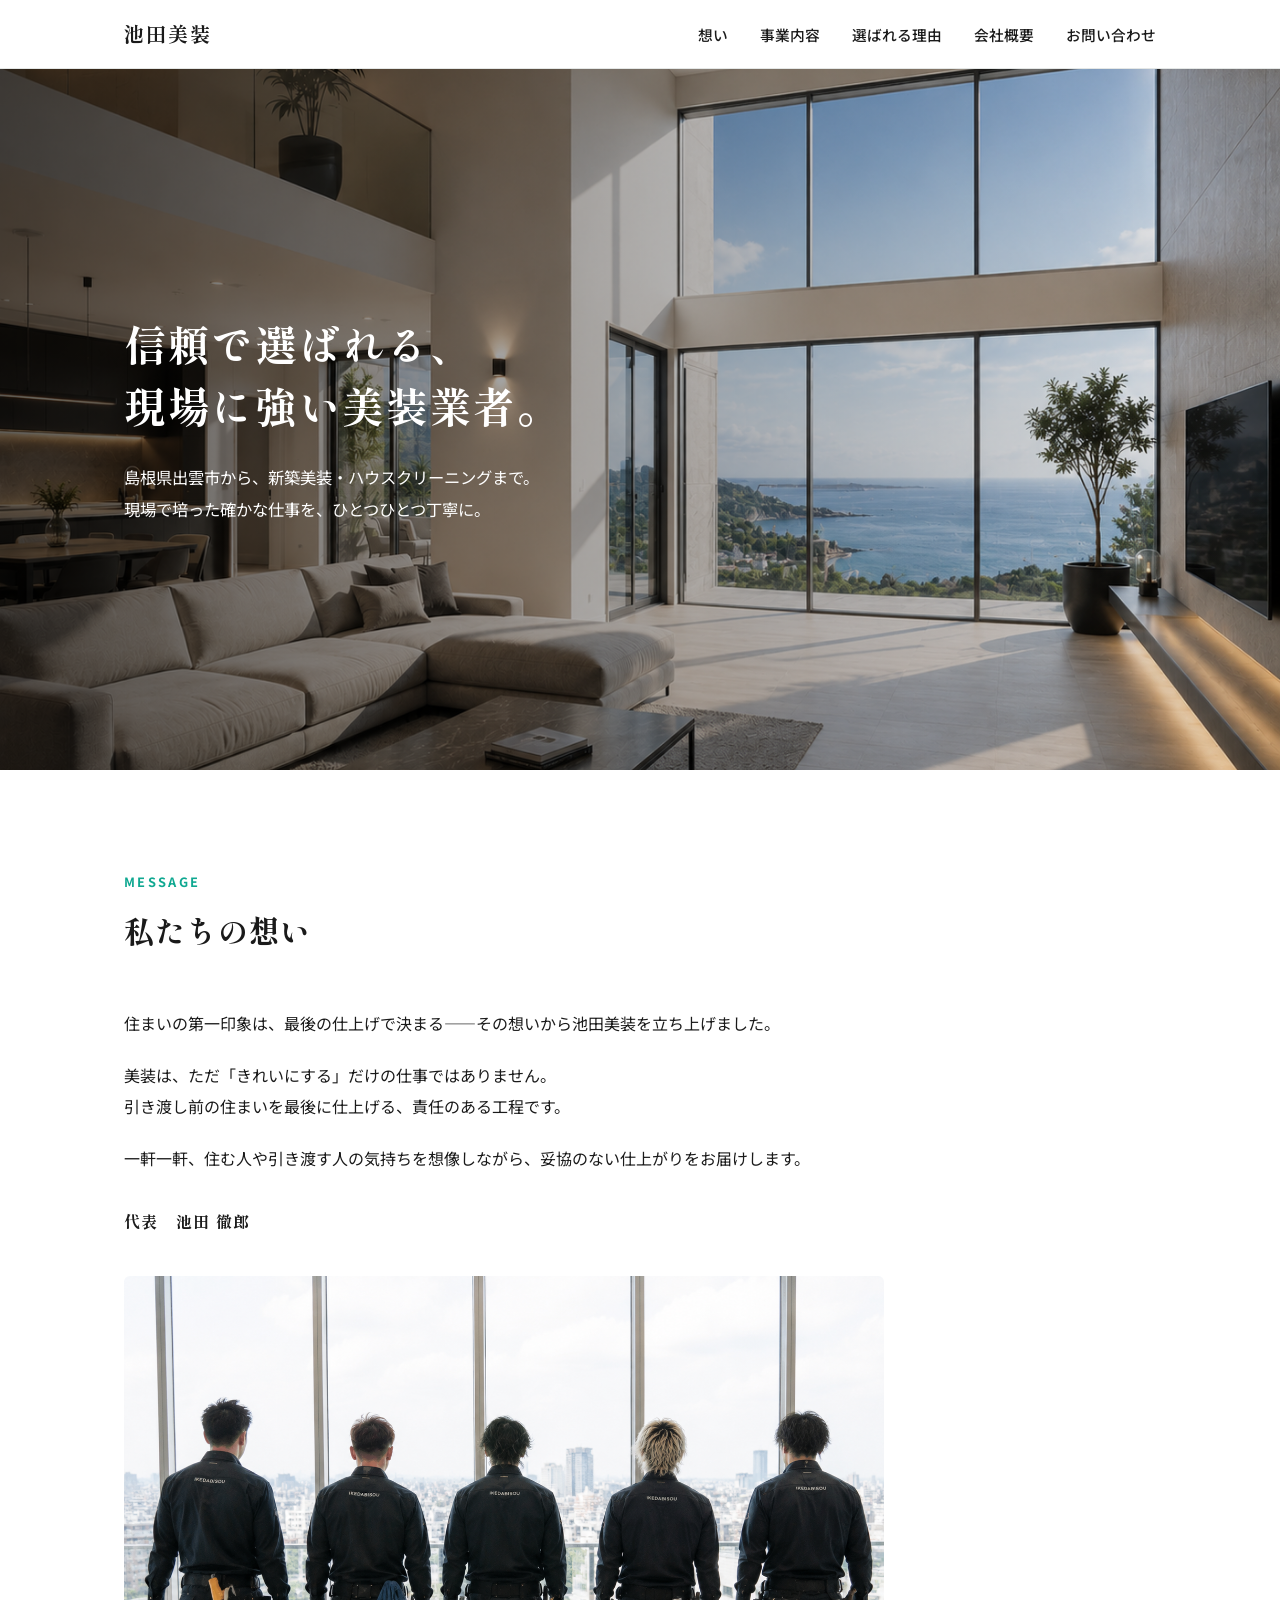
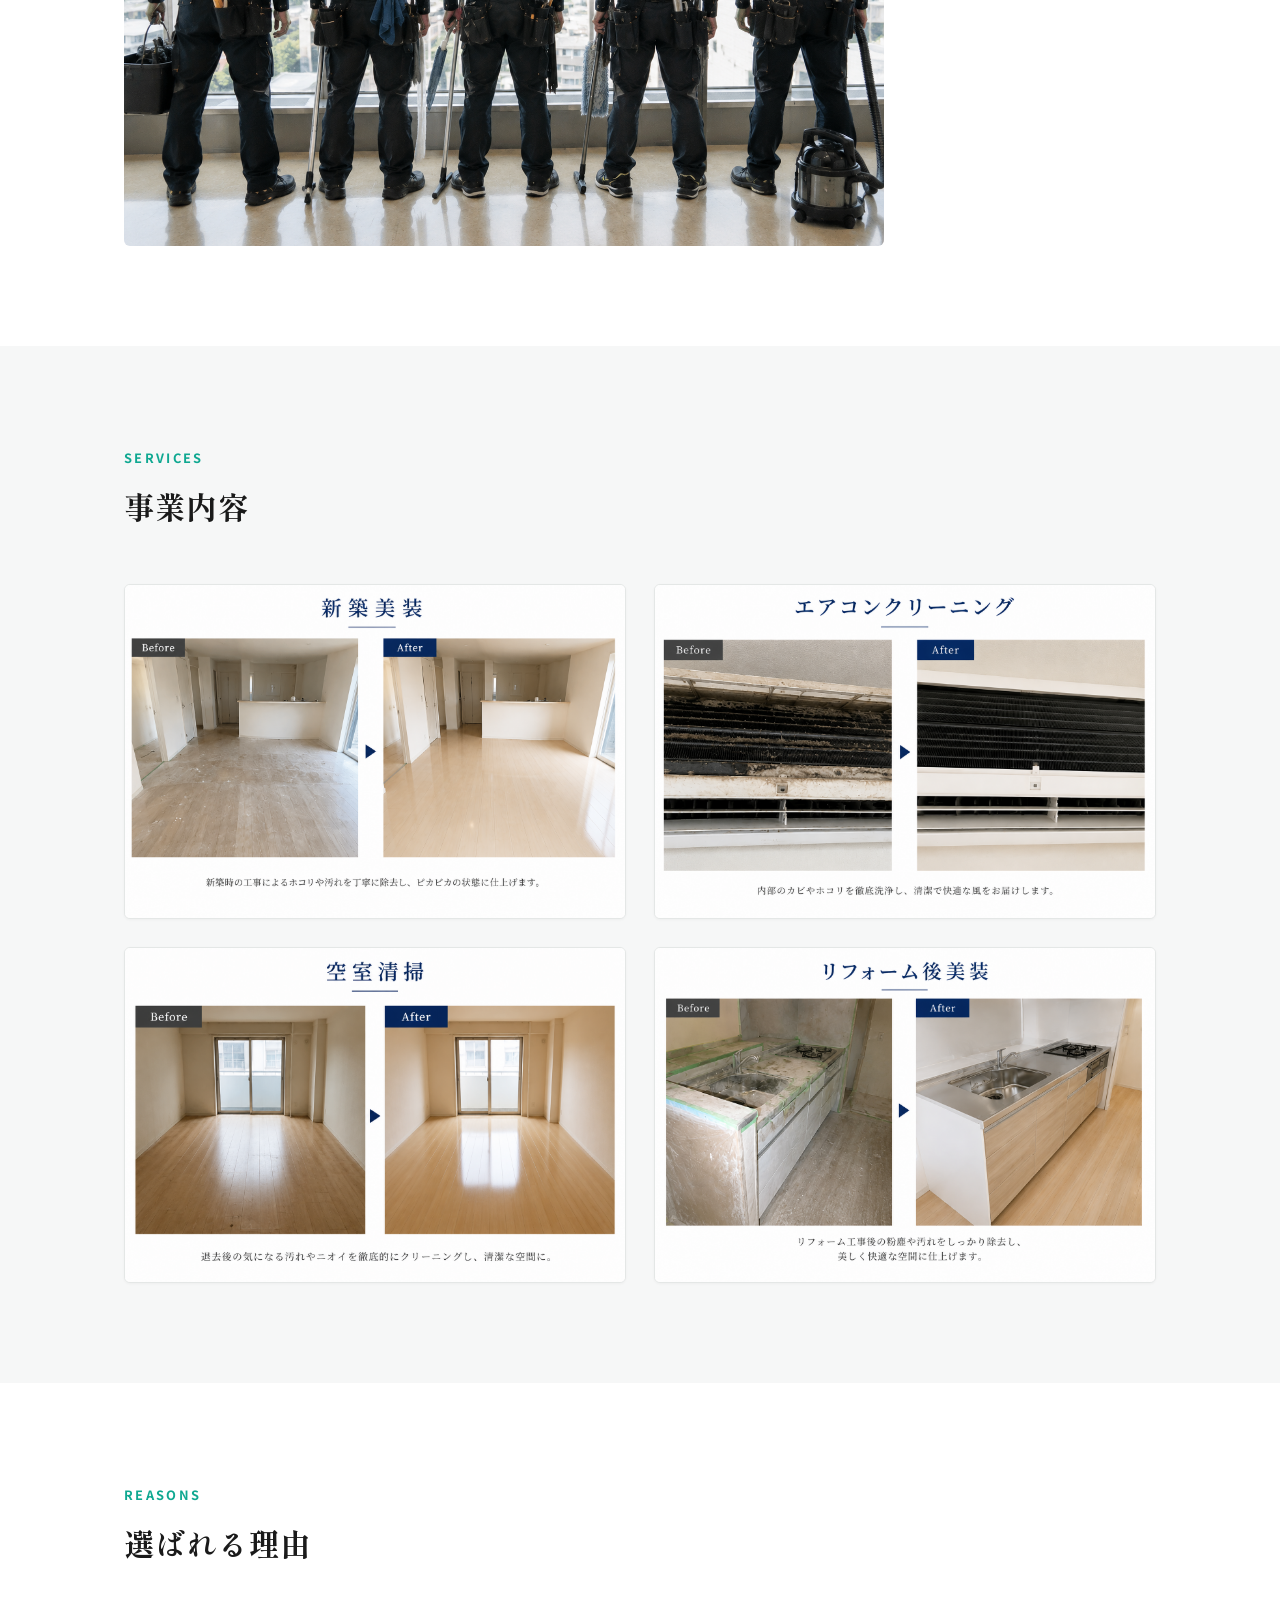
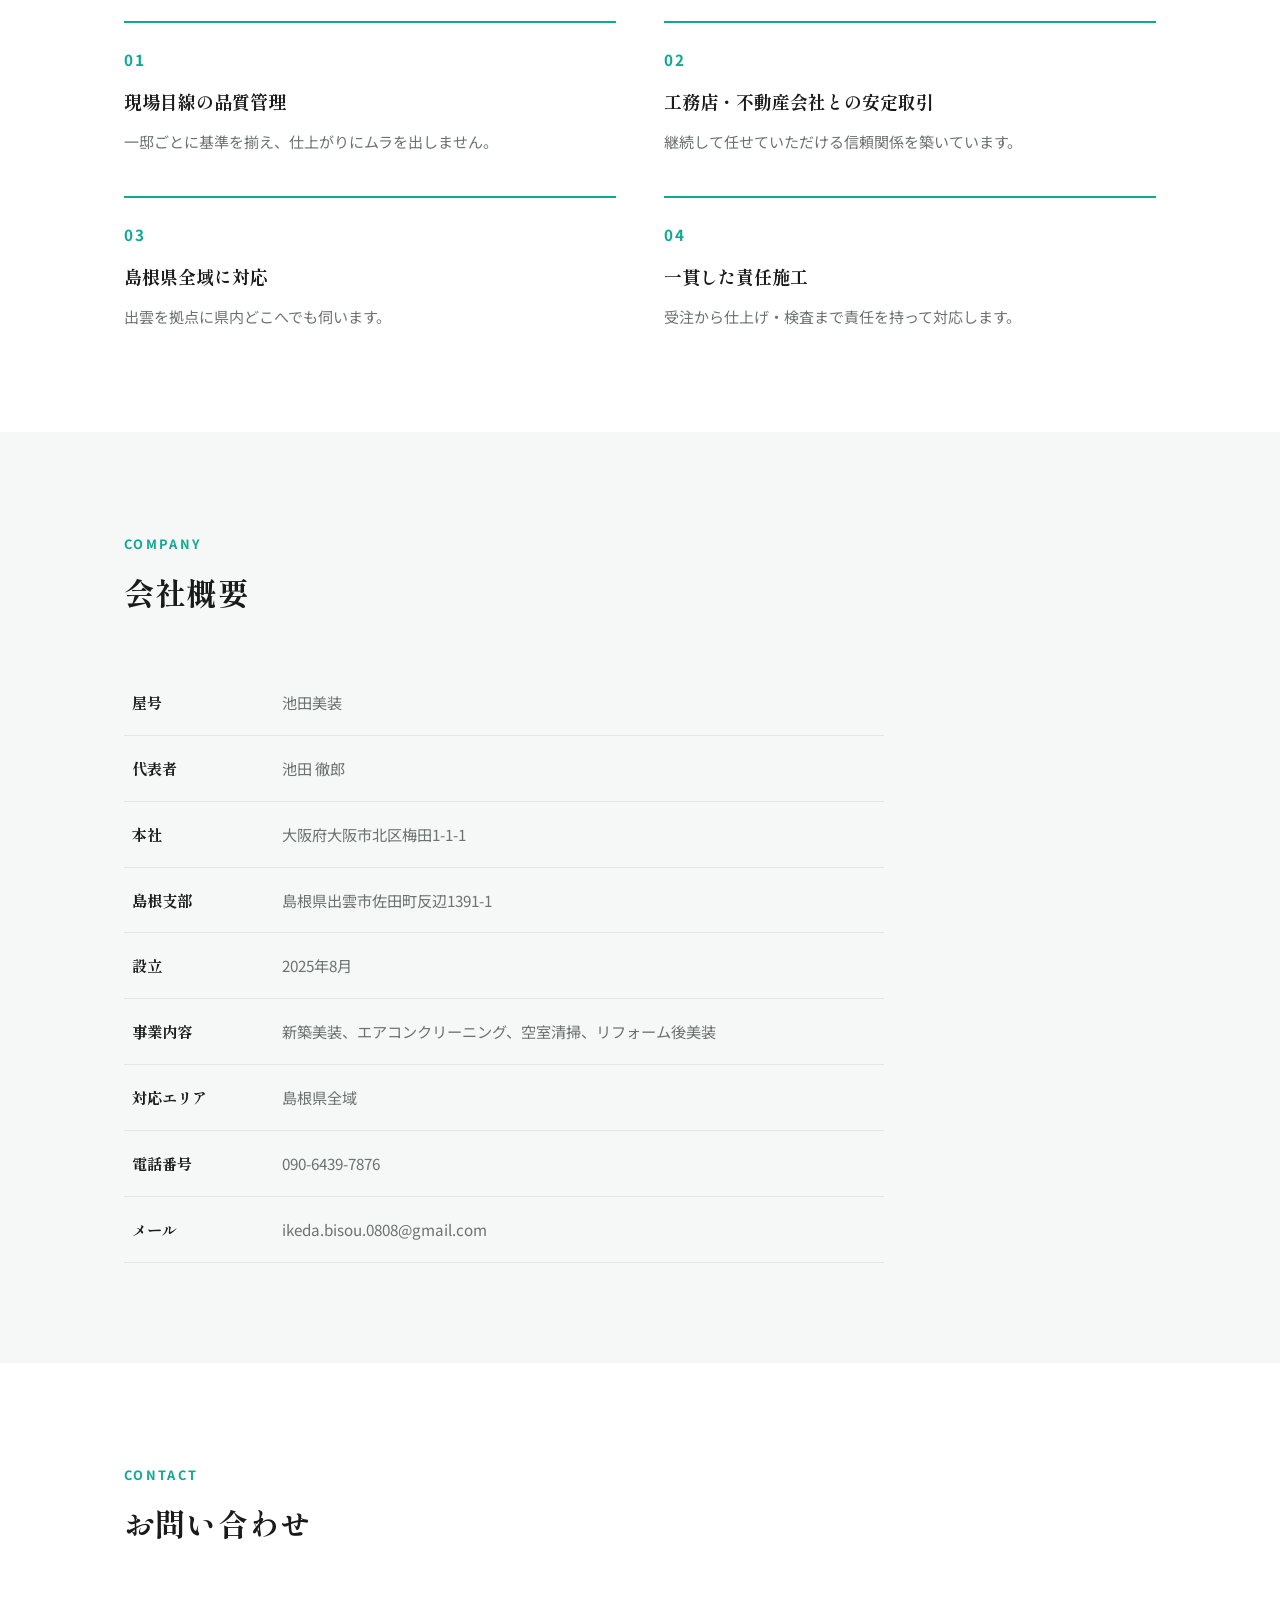
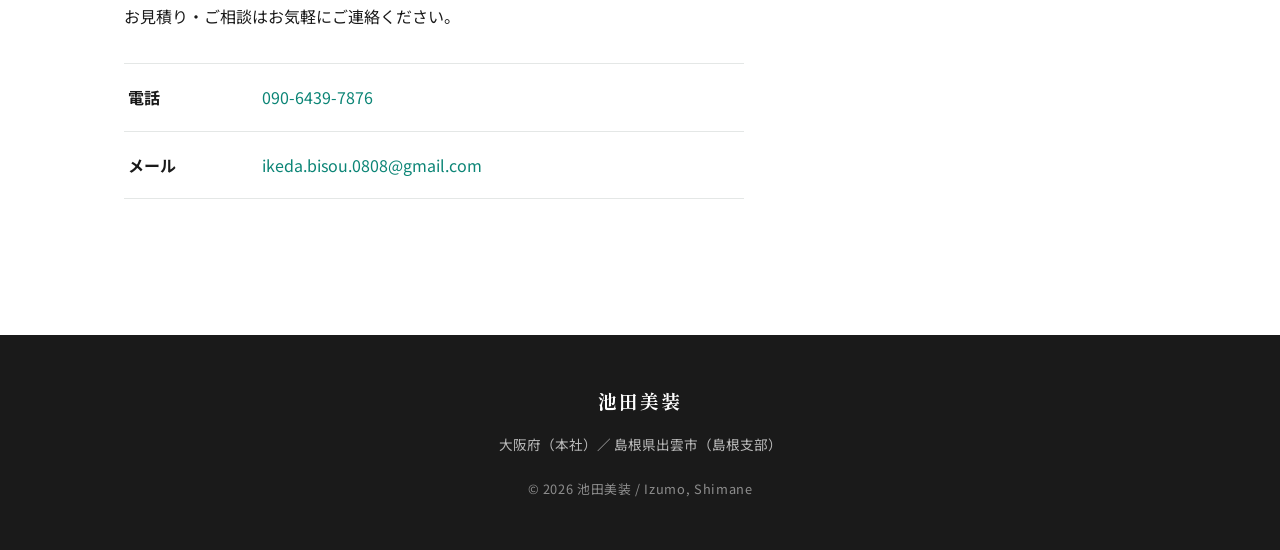
<file: index.html>
<!DOCTYPE html>
<html lang="ja">
<head>
  <meta charset="UTF-8" />
  <meta name="viewport" content="width=device-width, initial-scale=1.0" />
  <title>池田美装｜信頼で選ばれる、現場に強い美装業者</title>
  <meta name="description" content="池田美装（大阪本社／島根支部）。新築美装・ハウスクリーニングまで、現場で培った確かな仕事を丁寧にお届けします。" />
  <meta name="google-site-verification" content="N0ch6jWd7iq0cbVX5l1rIAt6r05kTIoBl20-rJRhMbs" />

  <!-- Google Fonts: Noto Sans JP -->
  <link rel="preconnect" href="https://fonts.googleapis.com" />
  <link rel="preconnect" href="https://fonts.gstatic.com" crossorigin />
  <link href="https://fonts.googleapis.com/css2?family=Noto+Sans+JP:wght@400;500;700&family=Shippori+Mincho:wght@500;700;800&display=swap" rel="stylesheet" />

  <link rel="stylesheet" href="css/style.css" />
</head>
<body>

  <!-- ① ヘッダー（固定ナビ） -->
  <header class="site-header" id="top">
    <div class="container header-inner">
      <!-- ロゴ：ロゴ画像があれば <img src="assets/logo.svg" alt="池田美装"> に差し替え【要差し替え】 -->
      <a href="#top" class="logo">池田美装</a>

      <nav class="nav" id="nav">
        <ul>
          <li><a href="#message">想い</a></li>
          <li><a href="#services">事業内容</a></li>
          <li><a href="#reasons">選ばれる理由</a></li>
          <li><a href="#company">会社概要</a></li>
          <li><a href="#contact">お問い合わせ</a></li>
        </ul>
      </nav>

      <button class="hamburger" id="hamburger" aria-label="メニューを開く" aria-expanded="false" aria-controls="nav">
        <span></span><span></span><span></span>
      </button>
    </div>
  </header>

  <main>

    <!-- ② ヒーロー -->
    <!-- 背景画像【要差し替え：ヒーロー画像】 assets/hero.jpg を用意したら style.css の .hero の background を有効化 -->
    <section class="hero" id="hero">
      <div class="hero-overlay"></div>
      <div class="container hero-content fade-in">
        <h1 class="hero-title">信頼で選ばれる、<br />現場に強い美装業者。</h1>
        <p class="hero-sub">
          島根県出雲市から、新築美装・ハウスクリーニングまで。<br />
          現場で培った確かな仕事を、ひとつひとつ丁寧に。
        </p>
      </div>
    </section>

    <!-- ③ 想い・代表メッセージ -->
    <section class="section message" id="message">
      <div class="container">
        <p class="section-label">Message</p>
        <h2 class="section-title">私たちの想い</h2>
        <div class="message-body fade-in">
          <p>
            住まいの第一印象は、最後の仕上げで決まる——その想いから池田美装を立ち上げました。
          </p>
          <p>
            美装は、ただ「きれいにする」だけの仕事ではありません。<br />
            引き渡し前の住まいを最後に仕上げる、責任のある工程です。
          </p>
          <p>
            一軒一軒、住む人や引き渡す人の気持ちを想像しながら、妥協のない仕上がりをお届けします。
          </p>
          <p class="signature">代表　池田 徹郎</p>
          <img class="message-photo" src="assets/team.png" alt="池田美装のスタッフ" loading="lazy" />
        </div>
      </div>
    </section>

    <!-- ④ 事業内容 -->
    <section class="section services" id="services">
      <div class="container">
        <p class="section-label">Services</p>
        <h2 class="section-title">事業内容</h2>
        <div class="service-grid">
          <div class="service-card fade-in">
            <img src="assets/service-shinchiku.png" alt="新築美装：新築時の工事によるホコリや汚れを丁寧に除去し、ピカピカの状態に仕上げます。" loading="lazy" />
          </div>
          <div class="service-card fade-in">
            <img src="assets/service-aircon.png" alt="エアコンクリーニング：内部のカビやホコリを徹底洗浄し、清潔で快適な風をお届けします。" loading="lazy" />
          </div>
          <div class="service-card fade-in">
            <img src="assets/service-akishitsu.png" alt="空室清掃：退去後の気になる汚れやニオイを徹底的にクリーニングし、清潔な空間に。" loading="lazy" />
          </div>
          <div class="service-card fade-in">
            <img src="assets/service-reform.png" alt="リフォーム後美装：リフォーム工事後の粉塵や汚れをしっかり除去し、美しく快適な空間に仕上げます。" loading="lazy" />
          </div>
        </div>
      </div>
    </section>

    <!-- ⑤ 選ばれる理由 -->
    <section class="section reasons" id="reasons">
      <div class="container">
        <p class="section-label">Reasons</p>
        <h2 class="section-title">選ばれる理由</h2>
        <div class="reason-grid">
          <div class="reason-item fade-in">
            <span class="reason-num">01</span>
            <h3>現場目線の品質管理</h3>
            <p>一邸ごとに基準を揃え、仕上がりにムラを出しません。</p>
          </div>
          <div class="reason-item fade-in">
            <span class="reason-num">02</span>
            <h3>工務店・不動産会社との安定取引</h3>
            <p>継続して任せていただける信頼関係を築いています。</p>
          </div>
          <div class="reason-item fade-in">
            <span class="reason-num">03</span>
            <h3>島根県全域に対応</h3>
            <p>出雲を拠点に県内どこへでも伺います。</p>
          </div>
          <div class="reason-item fade-in">
            <span class="reason-num">04</span>
            <h3>一貫した責任施工</h3>
            <p>受注から仕上げ・検査まで責任を持って対応します。</p>
          </div>
        </div>
      </div>
    </section>

    <!-- ⑥ 会社概要 -->
    <!-- ※法人化（合同会社池田美装）後は「屋号」→「社名」、「代表者」→「代表社員」に差し替える -->
    <section class="section company" id="company">
      <div class="container">
        <p class="section-label">Company</p>
        <h2 class="section-title">会社概要</h2>
        <div class="company-table fade-in">
          <table>
            <tbody>
              <tr><th>屋号</th><td>池田美装</td></tr>
              <tr><th>代表者</th><td>池田 徹郎</td></tr>
              <tr><th>本社</th><td>大阪府大阪市北区梅田1-1-1</td></tr>
              <tr><th>島根支部</th><td>島根県出雲市佐田町反辺1391-1</td></tr>
              <tr><th>設立</th><td>2025年8月</td></tr>
              <tr><th>事業内容</th><td>新築美装、エアコンクリーニング、空室清掃、リフォーム後美装</td></tr>
              <tr><th>対応エリア</th><td>島根県全域</td></tr>
              <tr><th>電話番号</th><td>090-6439-7876</td></tr>
              <tr><th>メール</th><td>ikeda.bisou.0808@gmail.com</td></tr>
            </tbody>
          </table>
        </div>
      </div>
    </section>

    <!-- ⑦ お問い合わせ -->
    <section class="section contact" id="contact">
      <div class="container">
        <p class="section-label">Contact</p>
        <h2 class="section-title">お問い合わせ</h2>
        <div class="contact-inner fade-in">
          <p class="contact-lead">お見積り・ご相談はお気軽にご連絡ください。</p>
          <dl class="contact-list">
            <div>
              <dt>電話</dt>
              <dd><a href="tel:09064397876">090-6439-7876</a></dd>
            </div>
            <div>
              <dt>メール</dt>
              <dd><a href="mailto:ikeda.bisou.0808@gmail.com">ikeda.bisou.0808@gmail.com</a></dd>
            </div>
          </dl>
        </div>
      </div>
    </section>

  </main>

  <!-- ⑧ フッター -->
  <footer class="site-footer">
    <div class="container footer-inner">
      <p class="footer-logo">池田美装</p>
      <p class="footer-addr">大阪府（本社）／ 島根県出雲市（島根支部）</p>
      <p class="footer-copy">&copy; 2026 池田美装 / Izumo, Shimane</p>
    </div>
  </footer>

  <script src="js/main.js"></script>
</body>
</html>
</file>
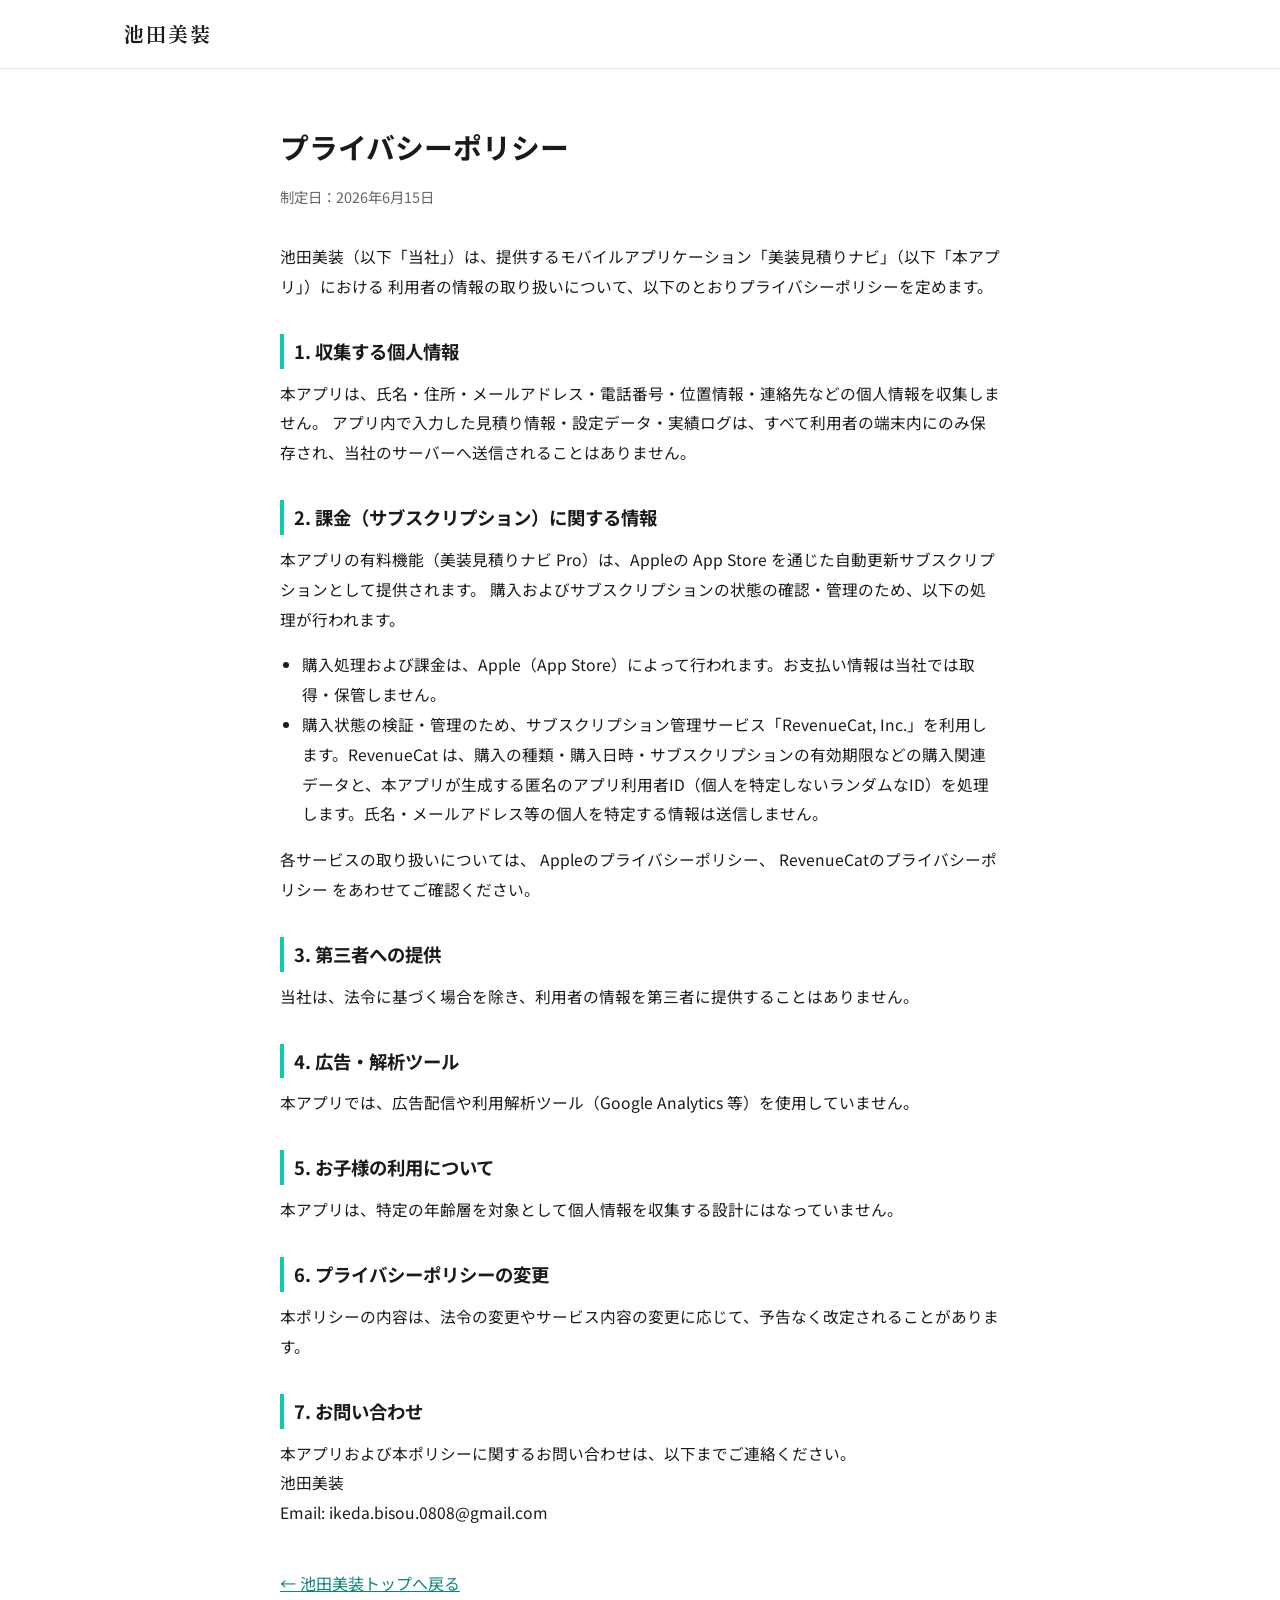
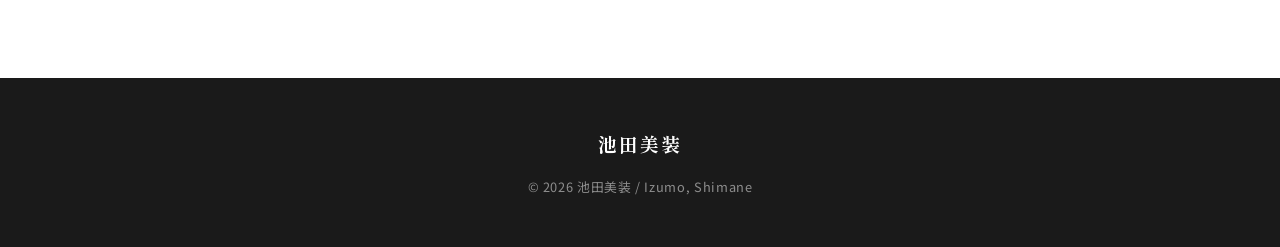
<file: privacy.html>
<!DOCTYPE html>
<html lang="ja">
<head>
  <meta charset="UTF-8" />
  <meta name="viewport" content="width=device-width, initial-scale=1.0" />
  <title>プライバシーポリシー｜美装見積りナビ・池田美装</title>
  <meta name="description" content="美装見積りナビ（池田美装）のプライバシーポリシー。アプリ内で入力したデータは端末内に保存され、個人情報は収集しません。" />

  <link rel="preconnect" href="https://fonts.googleapis.com" />
  <link rel="preconnect" href="https://fonts.gstatic.com" crossorigin />
  <link href="https://fonts.googleapis.com/css2?family=Noto+Sans+JP:wght@400;500;700&family=Shippori+Mincho:wght@500;700;800&display=swap" rel="stylesheet" />

  <link rel="stylesheet" href="css/style.css" />
  <style>
    .legal-wrap { max-width: 760px; margin: 0 auto; padding: 120px 20px 80px; line-height: 1.9; }
    .legal-wrap h1 { font-size: 1.8rem; margin-bottom: 8px; }
    .legal-wrap .legal-date { color: #666; font-size: .9rem; margin-bottom: 32px; }
    .legal-wrap h2 { font-size: 1.15rem; margin: 32px 0 10px; border-left: 4px solid #0FCBA9; padding-left: 10px; }
    .legal-wrap p, .legal-wrap li { font-size: .98rem; }
    .legal-wrap ul { padding-left: 1.4em; }
    .legal-wrap .back { display: inline-block; margin-top: 40px; color: #0B8576; text-decoration: underline; }
  </style>
</head>
<body>

  <header class="site-header" id="top">
    <div class="container header-inner">
      <a href="index.html#top" class="logo">池田美装</a>
    </div>
  </header>

  <main>
    <div class="legal-wrap">
      <h1>プライバシーポリシー</h1>
      <p class="legal-date">制定日：2026年6月15日</p>

      <p>
        池田美装（以下「当社」）は、提供するモバイルアプリケーション「美装見積りナビ」（以下「本アプリ」）における
        利用者の情報の取り扱いについて、以下のとおりプライバシーポリシーを定めます。
      </p>

      <h2>1. 収集する個人情報</h2>
      <p>
        本アプリは、氏名・住所・メールアドレス・電話番号・位置情報・連絡先などの個人情報を収集しません。
        アプリ内で入力した見積り情報・設定データ・実績ログは、すべて利用者の端末内にのみ保存され、当社のサーバーへ送信されることはありません。
      </p>

      <h2>2. 課金（サブスクリプション）に関する情報</h2>
      <p>
        本アプリの有料機能（美装見積りナビ Pro）は、Appleの App Store を通じた自動更新サブスクリプションとして提供されます。
        購入およびサブスクリプションの状態の確認・管理のため、以下の処理が行われます。
      </p>
      <ul>
        <li>購入処理および課金は、Apple（App Store）によって行われます。お支払い情報は当社では取得・保管しません。</li>
        <li>購入状態の検証・管理のため、サブスクリプション管理サービス「RevenueCat, Inc.」を利用します。RevenueCat は、購入の種類・購入日時・サブスクリプションの有効期限などの購入関連データと、本アプリが生成する匿名のアプリ利用者ID（個人を特定しないランダムなID）を処理します。氏名・メールアドレス等の個人を特定する情報は送信しません。</li>
      </ul>
      <p>
        各サービスの取り扱いについては、
        <a href="https://www.apple.com/legal/privacy/" target="_blank" rel="noopener">Appleのプライバシーポリシー</a>、
        <a href="https://www.revenuecat.com/privacy/" target="_blank" rel="noopener">RevenueCatのプライバシーポリシー</a>
        をあわせてご確認ください。
      </p>

      <h2>3. 第三者への提供</h2>
      <p>当社は、法令に基づく場合を除き、利用者の情報を第三者に提供することはありません。</p>

      <h2>4. 広告・解析ツール</h2>
      <p>本アプリでは、広告配信や利用解析ツール（Google Analytics 等）を使用していません。</p>

      <h2>5. お子様の利用について</h2>
      <p>本アプリは、特定の年齢層を対象として個人情報を収集する設計にはなっていません。</p>

      <h2>6. プライバシーポリシーの変更</h2>
      <p>本ポリシーの内容は、法令の変更やサービス内容の変更に応じて、予告なく改定されることがあります。</p>

      <h2>7. お問い合わせ</h2>
      <p>
        本アプリおよび本ポリシーに関するお問い合わせは、以下までご連絡ください。<br />
        池田美装<br />
        Email: <a href="mailto:ikeda.bisou.0808@gmail.com">ikeda.bisou.0808@gmail.com</a>
      </p>

      <a class="back" href="index.html#top">← 池田美装トップへ戻る</a>
    </div>
  </main>

  <footer class="site-footer">
    <div class="container footer-inner">
      <p class="footer-logo">池田美装</p>
      <p class="footer-copy">&copy; 2026 池田美装 / Izumo, Shimane</p>
    </div>
  </footer>

</body>
</html>
</file>
<file: css/style.css>
/* =========================================================
   池田美装 コーポレートサイト スタイル
   ブランドカラーは :root の --brand 一箇所で管理
   ========================================================= */

:root {
  --brand: #0fa891;          /* ブランドカラー（美装見積りナビと統一） */
  --brand-dark: #0c8576;     /* ホバー等で使う濃いめ */
  --text: #1a1a1a;           /* 基本文字色 */
  --text-light: #6b7270;     /* 補助テキスト */
  --bg: #ffffff;             /* 背景（白） */
  --bg-gray: #f6f7f7;        /* 薄いグレー背景 */
  --border: #e4e7e6;         /* 罫線 */
  --container: 1080px;       /* コンテナ最大幅 */
  --radius: 6px;
  --font-body: "Noto Sans JP", sans-serif;              /* 本文 */
  --font-heading: "Shippori Mincho", "Noto Serif JP", serif; /* 見出し（明朝） */
}

/* ---------- リセット ---------- */
*,
*::before,
*::after { box-sizing: border-box; }

html { scroll-behavior: smooth; }

body {
  margin: 0;
  font-family: var(--font-body);
  font-weight: 400;
  color: var(--text);
  background: var(--bg);
  line-height: 1.9;
  -webkit-font-smoothing: antialiased;
}

img { max-width: 100%; display: block; }

a { color: inherit; text-decoration: none; }

h1, h2, h3, p { margin: 0; }

/* オシャレな見出し書体（明朝系）。本文は Noto Sans JP のまま */
.logo,
.hero-title,
.section-title,
.service-card h3,
.reason-item h3,
.signature,
.footer-logo,
.company-table th {
  font-family: var(--font-heading);
}

/* ---------- 共通レイアウト ---------- */
.container {
  width: 100%;
  max-width: var(--container);
  margin: 0 auto;
  padding: 0 24px;
}

.section { padding: 100px 0; }

.section-label {
  color: var(--brand);
  font-weight: 700;
  font-size: 0.8rem;
  letter-spacing: 0.18em;
  text-transform: uppercase;
  margin-bottom: 8px;
}

.section-title {
  font-size: 1.9rem;
  font-weight: 700;
  letter-spacing: 0.04em;
  margin-bottom: 48px;
}

/* ---------- ① ヘッダー ---------- */
.site-header {
  position: fixed;
  top: 0;
  left: 0;
  width: 100%;
  background: rgba(255, 255, 255, 0.95);
  backdrop-filter: saturate(180%) blur(8px);
  border-bottom: 1px solid var(--border);
  z-index: 1000;
}

.header-inner {
  display: flex;
  align-items: center;
  justify-content: space-between;
  height: 68px;
}

.logo {
  font-weight: 700;
  font-size: 1.25rem;
  letter-spacing: 0.1em;
  color: var(--text);
}

.nav ul {
  display: flex;
  gap: 32px;
  list-style: none;
  margin: 0;
  padding: 0;
}

.nav a {
  font-size: 0.92rem;
  font-weight: 500;
  position: relative;
  transition: color 0.2s;
}

.nav a:hover { color: var(--brand); }

.nav a::after {
  content: "";
  position: absolute;
  left: 0;
  bottom: -6px;
  width: 0;
  height: 2px;
  background: var(--brand);
  transition: width 0.25s;
}

.nav a:hover::after { width: 100%; }

/* ハンバーガー（スマホ用、PCでは非表示） */
.hamburger {
  display: none;
  flex-direction: column;
  justify-content: center;
  gap: 5px;
  width: 40px;
  height: 40px;
  padding: 0;
  border: none;
  background: transparent;
  cursor: pointer;
}

.hamburger span {
  display: block;
  width: 24px;
  height: 2px;
  background: var(--text);
  transition: transform 0.3s, opacity 0.3s;
}

.hamburger.is-open span:nth-child(1) { transform: translateY(7px) rotate(45deg); }
.hamburger.is-open span:nth-child(2) { opacity: 0; }
.hamburger.is-open span:nth-child(3) { transform: translateY(-7px) rotate(-45deg); }

/* ---------- ② ヒーロー ---------- */
.hero {
  position: relative;
  min-height: 78vh;
  display: flex;
  align-items: center;
  margin-top: 68px; /* 固定ヘッダー分 */
  background: url("../assets/hero.png") center / cover no-repeat;
  color: #fff;
  overflow: hidden;
}

.hero-overlay {
  position: absolute;
  inset: 0;
  /* 左ほど濃い暗幕。白文字を読みやすくしつつ右側の眺望は活かす */
  background: linear-gradient(90deg, rgba(0, 0, 0, 0.62) 0%, rgba(0, 0, 0, 0.32) 45%, rgba(0, 0, 0, 0.05) 100%);
}

.hero-content { position: relative; }

.hero-title {
  font-size: 2.6rem;
  font-weight: 700;
  line-height: 1.5;
  letter-spacing: 0.04em;
  margin-bottom: 24px;
}

.hero-sub {
  font-size: 1.02rem;
  font-weight: 400;
  line-height: 2;
  max-width: 640px;
}

/* ---------- ③ 想い ---------- */
.message { background: var(--bg); }

.message-body { max-width: 760px; }

.message-body p { margin-bottom: 22px; }

.signature {
  margin-top: 32px;
  font-weight: 700;
  letter-spacing: 0.08em;
}

.message-photo {
  width: 100%;
  border-radius: var(--radius);
  margin-top: 40px;
  display: block;
}

/* ---------- ④ 事業内容 ---------- */
.services { background: var(--bg-gray); }

.service-grid {
  display: grid;
  grid-template-columns: repeat(2, 1fr);
  gap: 28px;
}

/* 各サービスは「タイトル＋Before/After＋説明」入りの1枚画像で表示 */
.service-card {
  background: var(--bg);
  border: 1px solid var(--border);
  border-radius: var(--radius);
  overflow: hidden;
  box-shadow: 0 1px 3px rgba(0, 0, 0, 0.04);
  transition: transform 0.25s, box-shadow 0.25s;
}

.service-card:hover {
  transform: translateY(-4px);
  box-shadow: 0 8px 20px rgba(0, 0, 0, 0.08);
}

.service-card img {
  width: 100%;
  height: auto;
  display: block;
}

/* ---------- ⑤ 選ばれる理由 ---------- */
.reasons { background: var(--bg); }

.reason-grid {
  display: grid;
  grid-template-columns: repeat(2, 1fr);
  gap: 40px 48px;
}

.reason-item {
  border-top: 2px solid var(--brand);
  padding-top: 22px;
}

.reason-num {
  display: block;
  color: var(--brand);
  font-weight: 700;
  font-size: 0.95rem;
  letter-spacing: 0.1em;
  margin-bottom: 10px;
}

.reason-item h3 {
  font-size: 1.12rem;
  font-weight: 700;
  margin-bottom: 10px;
}

.reason-item p {
  font-size: 0.94rem;
  color: var(--text-light);
}

/* ---------- ⑥ 会社概要 ---------- */
.company { background: var(--bg-gray); }

.company-table { max-width: 760px; }

.company-table table {
  width: 100%;
  border-collapse: collapse;
}

.company-table th,
.company-table td {
  text-align: left;
  vertical-align: top;
  padding: 18px 8px;
  border-bottom: 1px solid var(--border);
  font-size: 0.95rem;
}

.company-table th {
  width: 150px;
  font-weight: 700;
  color: var(--text);
  white-space: nowrap;
}

.company-table td { color: var(--text-light); }

/* ---------- ⑦ お問い合わせ ---------- */
.contact { background: var(--bg); }

.contact-inner { max-width: 620px; }

.contact-lead { margin-bottom: 32px; }

.contact-list {
  margin: 0 0 36px;
  border-top: 1px solid var(--border);
}

.contact-list > div {
  display: flex;
  gap: 24px;
  padding: 18px 4px;
  border-bottom: 1px solid var(--border);
}

.contact-list dt {
  width: 110px;
  font-weight: 700;
  flex-shrink: 0;
}

.contact-list dd { margin: 0; }

.contact-list a { color: var(--brand-dark); }

.contact-list a:hover { text-decoration: underline; }

.sns-links { display: flex; gap: 16px; }

.sns-link {
  display: inline-flex;
  align-items: center;
  justify-content: center;
  width: 46px;
  height: 46px;
  border-radius: 50%;
  background: var(--bg-gray);
  color: var(--brand-dark);
  transition: background 0.2s, color 0.2s, transform 0.2s;
}

.sns-link:hover {
  background: var(--brand);
  color: #fff;
  transform: translateY(-2px);
}

/* ---------- ⑧ フッター ---------- */
.site-footer {
  background: var(--text);
  color: #fff;
  padding: 48px 0;
}

.footer-inner { text-align: center; }

.footer-logo {
  font-weight: 700;
  font-size: 1.2rem;
  letter-spacing: 0.1em;
  margin-bottom: 12px;
}

.footer-addr {
  font-size: 0.85rem;
  color: rgba(255, 255, 255, 0.7);
  margin-bottom: 20px;
}

.footer-copy {
  font-size: 0.8rem;
  color: rgba(255, 255, 255, 0.5);
  letter-spacing: 0.05em;
}

/* ---------- スクロールフェードイン ---------- */
.fade-in {
  opacity: 0;
  transform: translateY(24px);
  transition: opacity 0.7s ease, transform 0.7s ease;
}

.fade-in.is-visible {
  opacity: 1;
  transform: none;
}

@media (prefers-reduced-motion: reduce) {
  .fade-in { opacity: 1; transform: none; transition: none; }
  html { scroll-behavior: auto; }
}

/* =========================================================
   レスポンシブ（ブレークポイント 768px）
   ========================================================= */
@media (max-width: 768px) {

  .section { padding: 64px 0; }
  .section-title { font-size: 1.5rem; margin-bottom: 32px; }

  /* ナビをスライドメニューに */
  .hamburger { display: flex; }

  .nav {
    position: fixed;
    top: 68px;
    right: 0;
    width: 70%;
    max-width: 300px;
    height: calc(100vh - 68px);
    background: var(--bg);
    border-left: 1px solid var(--border);
    transform: translateX(100%);
    transition: transform 0.3s ease;
    box-shadow: -8px 0 24px rgba(0, 0, 0, 0.06);
  }

  .nav.is-open { transform: translateX(0); }

  .nav ul {
    flex-direction: column;
    gap: 0;
    padding: 12px 0;
  }

  .nav li { border-bottom: 1px solid var(--border); }

  .nav a {
    display: block;
    padding: 16px 28px;
    font-size: 1rem;
  }

  .nav a::after { display: none; }

  /* ヒーロー */
  .hero { min-height: 64vh; }
  .hero-title { font-size: 1.8rem; }
  .hero-sub { font-size: 0.95rem; }

  /* グリッドを1カラムに */
  .service-grid { grid-template-columns: 1fr; gap: 20px; }
  .reason-grid { grid-template-columns: 1fr; gap: 32px; }

  /* 会社概要テーブルを縦積み */
  .company-table th,
  .company-table td {
    display: block;
    width: 100%;
    padding: 6px 4px;
    border-bottom: none;
  }

  .company-table th { padding-top: 16px; }

  .company-table td {
    padding-bottom: 16px;
    border-bottom: 1px solid var(--border);
  }

  /* お問い合わせ */
  .contact-list > div { flex-direction: column; gap: 4px; }
  .contact-list dt { width: auto; }
}
</file>
